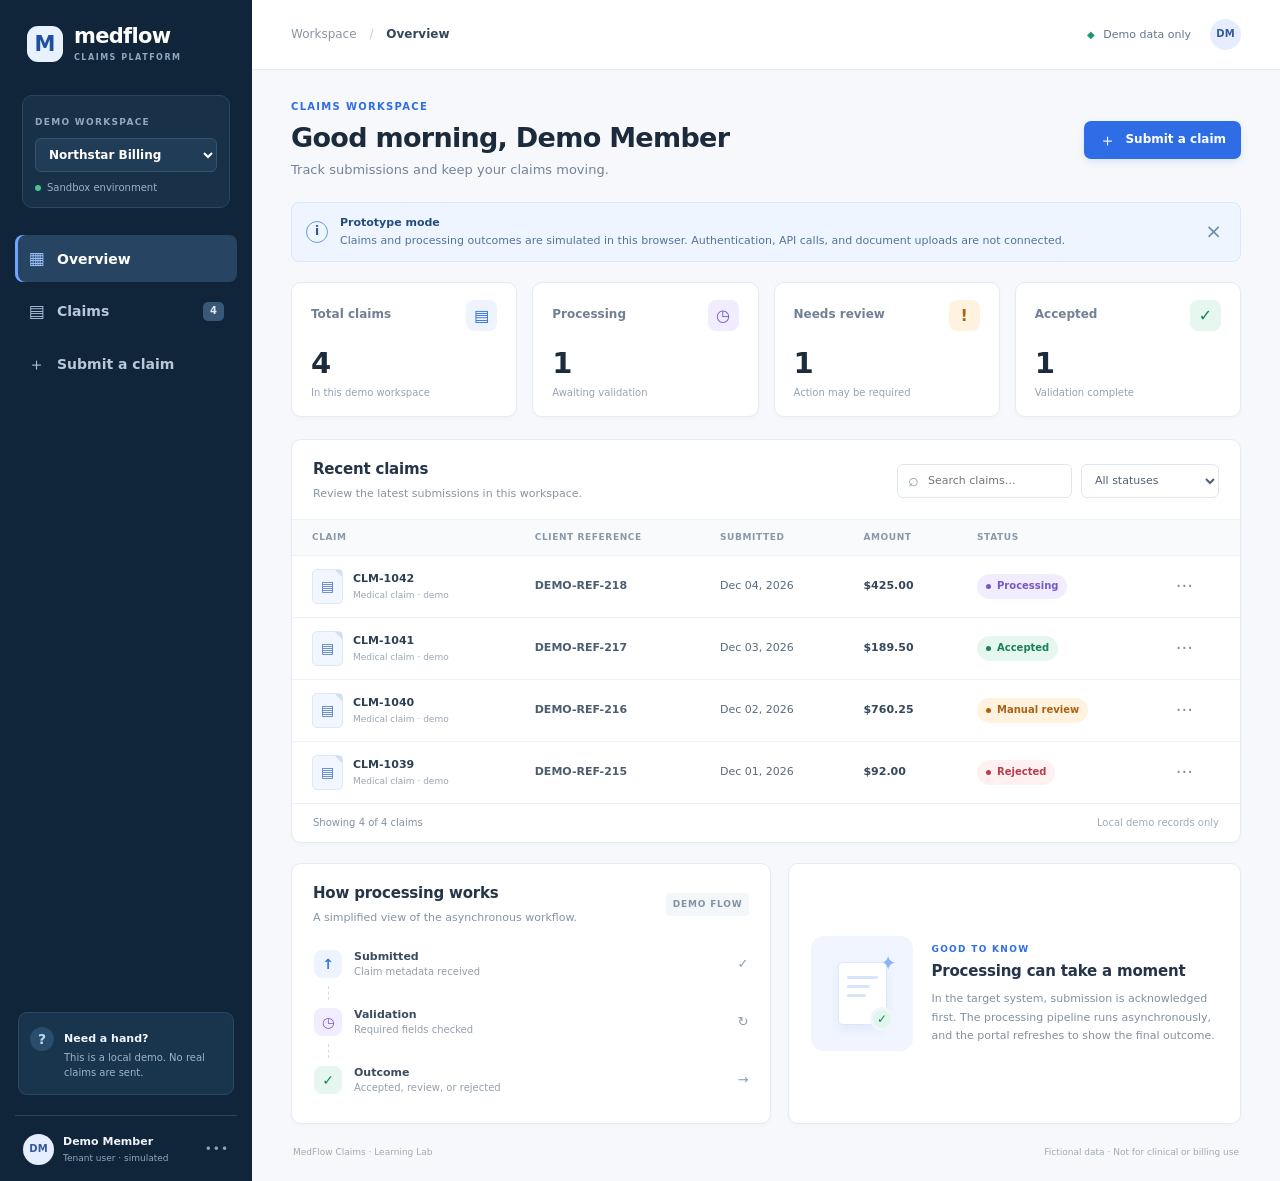
<file: medflow-portal-prototype/medflow-portal-prototype/index.html>
<!doctype html>
<html lang="en">
<head>
  <meta charset="utf-8">
  <meta name="viewport" content="width=device-width, initial-scale=1">
  <meta name="theme-color" content="#10243a">
  <title>MedFlow Claims Portal</title>
  <link rel="stylesheet" href="styles.css">
</head>
<body>
  <div class="app-shell">
    <aside class="sidebar">
      <div class="brand">
        <div class="brand-mark">M</div>
        <div><div class="brand-name">medflow</div><div class="brand-sub">CLAIMS PLATFORM</div></div>
      </div>
      <div class="tenant-switcher">
        <span class="eyebrow">DEMO WORKSPACE</span>
        <label for="tenantSelect" class="sr-only">Select demo tenant</label>
        <select id="tenantSelect">
          <option value="northstar">Northstar Billing</option>
          <option value="cedar">Cedar Health Admin</option>
        </select>
        <span class="tenant-status"><span class="status-dot"></span> Sandbox environment</span>
      </div>
      <nav class="nav">
        <a class="nav-link active" href="#overview"><span class="nav-icon">▦</span> Overview</a>
        <a class="nav-link" href="#claims"><span class="nav-icon">▤</span> Claims <span id="navClaimCount" class="nav-count">0</span></a>
        <a class="nav-link" href="#submit"><span class="nav-icon">＋</span> Submit a claim</a>
      </nav>
      <div class="sidebar-bottom">
        <div class="help-card">
          <div class="help-icon">?</div>
          <div><strong>Need a hand?</strong><p>This is a local demo. No real claims are sent.</p></div>
        </div>
        <div class="user-profile">
          <div class="avatar">DM</div>
          <div class="user-copy"><strong>Demo Member</strong><span>Tenant user · simulated</span></div>
          <span class="more">•••</span>
        </div>
      </div>
    </aside>

    <main class="main">
      <header class="topbar">
        <div class="breadcrumb">Workspace <span>/</span> <strong>Overview</strong></div>
        <div class="topbar-right"><span class="secure-label"><span>◆</span> Demo data only</span><div class="top-avatar">DM</div></div>
      </header>

      <section class="page-content" id="overview">
        <div class="welcome-row">
          <div>
            <div class="eyebrow accent">CLAIMS WORKSPACE</div>
            <h1>Good morning, Demo Member</h1>
            <p class="subheading">Track submissions and keep your claims moving.</p>
          </div>
          <button class="button button-primary" id="newClaimTop"><span class="button-plus">＋</span> Submit a claim</button>
        </div>

        <div class="demo-banner">
          <div class="banner-icon">i</div>
          <div><strong>Prototype mode</strong><span>Claims and processing outcomes are simulated in this browser. Authentication, API calls, and document uploads are not connected.</span></div>
          <button class="banner-close" id="dismissBanner" aria-label="Dismiss notice">×</button>
        </div>

        <div class="metrics-grid">
          <article class="metric-card"><div class="metric-top"><span>Total claims</span><span class="metric-icon blue">▤</span></div><div class="metric-value" id="metricTotal">0</div><div class="metric-foot">In this demo workspace</div></article>
          <article class="metric-card"><div class="metric-top"><span>Processing</span><span class="metric-icon purple">◷</span></div><div class="metric-value" id="metricProcessing">0</div><div class="metric-foot">Awaiting validation</div></article>
          <article class="metric-card"><div class="metric-top"><span>Needs review</span><span class="metric-icon amber">!</span></div><div class="metric-value" id="metricReview">0</div><div class="metric-foot">Action may be required</div></article>
          <article class="metric-card"><div class="metric-top"><span>Accepted</span><span class="metric-icon green">✓</span></div><div class="metric-value" id="metricAccepted">0</div><div class="metric-foot">Validation complete</div></article>
        </div>

        <section class="panel" id="claims">
          <div class="panel-heading">
            <div><h2>Recent claims</h2><p>Review the latest submissions in this workspace.</p></div>
            <div class="table-actions"><label class="search-box"><span>⌕</span><input id="searchInput" type="search" placeholder="Search claims…" aria-label="Search claims"></label><select id="statusFilter" aria-label="Filter by status"><option value="all">All statuses</option><option>Processing</option><option>Accepted</option><option>Manual review</option><option>Rejected</option></select></div>
          </div>
          <div class="table-wrap">
            <table>
              <thead><tr><th>CLAIM</th><th>CLIENT REFERENCE</th><th>SUBMITTED</th><th>AMOUNT</th><th>STATUS</th><th><span class="sr-only">Actions</span></th></tr></thead>
              <tbody id="claimsTable"></tbody>
            </table>
            <div id="emptyState" class="empty-state" hidden><div class="empty-art">▤</div><h3>No claims found</h3><p>Try another search or submit a synthetic claim to see the workflow.</p><button class="button button-secondary" id="emptySubmit">Submit a claim</button></div>
          </div>
          <div class="panel-footer"><span id="tableSummary">Showing 0 claims</span><span class="pagination-note">Local demo records only</span></div>
        </section>

        <div class="bottom-grid">
          <section class="panel process-panel">
            <div class="panel-heading"><div><h2>How processing works</h2><p>A simplified view of the asynchronous workflow.</p></div><span class="tiny-label">DEMO FLOW</span></div>
            <div class="process-steps">
              <div class="process-step"><div class="step-icon submitted">↑</div><div><strong>Submitted</strong><span>Claim metadata received</span></div><span class="step-check">✓</span></div>
              <div class="step-connector"></div>
              <div class="process-step"><div class="step-icon validating">◷</div><div><strong>Validation</strong><span>Required fields checked</span></div><span class="step-check">↻</span></div>
              <div class="step-connector"></div>
              <div class="process-step"><div class="step-icon outcome">✓</div><div><strong>Outcome</strong><span>Accepted, review, or rejected</span></div><span class="step-check">→</span></div>
            </div>
          </section>
          <section class="panel tip-panel">
            <div class="tip-illustration"><span class="tip-star">✦</span><div class="tip-document"><span></span><span></span><span></span><b>✓</b></div></div>
            <div><div class="eyebrow accent">GOOD TO KNOW</div><h2>Processing can take a moment</h2><p>In the target system, submission is acknowledged first. The processing pipeline runs asynchronously, and the portal refreshes to show the final outcome.</p></div>
          </section>
        </div>
        <footer class="footer"><span>MedFlow Claims · Learning Lab</span><span>Fictional data · Not for clinical or billing use</span></footer>
      </section>
    </main>
  </div>

  <div class="modal-backdrop" id="claimModal" hidden>
    <section class="modal" role="dialog" aria-modal="true" aria-labelledby="modalTitle">
      <div class="modal-header"><div><div class="eyebrow accent">NEW SUBMISSION</div><h2 id="modalTitle">Submit a claim</h2><p>Add synthetic claim details to test the portal workflow.</p></div><button class="modal-close" id="closeModal" aria-label="Close dialog">×</button></div>
      <form id="claimForm">
        <div class="form-grid">
          <div class="field full"><label for="clientRef">Client reference <span class="required">*</span></label><input id="clientRef" name="clientRef" required maxlength="40" placeholder="e.g. DEMO-CLM-1042"><small>Use a fictional reference. Do not enter real patient details.</small></div>
          <div class="field"><label for="serviceDate">Service date <span class="required">*</span></label><input id="serviceDate" name="serviceDate" type="date" required></div>
          <div class="field"><label for="amount">Claim amount (USD) <span class="required">*</span></label><div class="amount-input"><span>$</span><input id="amount" name="amount" type="number" min="0.01" max="999999" step="0.01" required placeholder="250.00"></div></div>
          <div class="field full"><label for="documentFile">Example document (optional)</label><input id="documentFile" name="documentFile" type="file" accept=".pdf,.tif,.tiff,application/pdf,image/tiff"><small>UI simulation only: the file is not uploaded or saved.</small></div>
          <div class="field full"><label for="demoOutcome">Simulated processing outcome</label><select id="demoOutcome" name="demoOutcome"><option value="Accepted">Accepted</option><option value="Manual review">Manual review required</option><option value="Rejected">Rejected</option></select><small>This control exists for demonstration; a real outcome comes from backend validation.</small></div>
        </div>
        <div class="form-error" id="formError" role="alert" hidden></div>
        <div class="modal-footer"><button type="button" class="button button-secondary" id="cancelModal">Cancel</button><button type="submit" class="button button-primary">Submit demo claim <span>→</span></button></div>
      </form>
    </section>
  </div>

  <div class="toast" id="toast" role="status" aria-live="polite"></div>
  <script src="app.js"></script>
</body>
</html>
</file>
<file: medflow-portal-prototype/medflow-portal-prototype/styles.css>
:root{--navy:#10243a;--navy-2:#193752;--ink:#1e2d3d;--muted:#748397;--line:#e6ebf1;--bg:#f6f8fb;--blue:#2e6de6;--blue-light:#edf3ff;--green:#17815b;--green-light:#e6f7ef;--amber:#a96312;--amber-light:#fff3df;--purple:#7657c8;--purple-light:#f1edff;--red:#b73d4c;--red-light:#fff0f1;--shadow:0 8px 24px rgba(23,44,70,.06)}
*{box-sizing:border-box}body{margin:0;background:var(--bg);color:var(--ink);font-family:Inter,ui-sans-serif,system-ui,-apple-system,BlinkMacSystemFont,"Segoe UI",sans-serif;font-size:14px;line-height:1.45}button,input,select{font:inherit}button{cursor:pointer}.app-shell{min-height:100vh;display:flex}.sidebar{width:252px;flex-shrink:0;background:var(--navy);color:#d6e0eb;display:flex;flex-direction:column;padding:25px 15px 16px}.brand{display:flex;align-items:center;gap:11px;padding:0 12px 31px}.brand-mark{width:36px;height:36px;border-radius:11px;background:#e8f1ff;color:#1c4f9d;display:grid;place-items:center;font-size:21px;font-weight:800}.brand-name{font-size:21px;font-weight:750;letter-spacing:-.7px;color:#fff;line-height:1.1}.brand-sub{font-size:8px;letter-spacing:1.5px;color:#8fa8c1;margin-top:4px;font-weight:700}.tenant-switcher{margin:0 7px 27px;padding:14px 12px 12px;border:1px solid #2c465f;background:#183149;border-radius:10px}.eyebrow{font-size:10px;letter-spacing:1.3px;font-weight:750;color:#8b9aad}.tenant-switcher .eyebrow{font-size:9px;color:#91a9c0}.tenant-switcher select{width:100%;margin-top:8px;padding:8px 22px 8px 9px;color:#fff;background:#203c56;border:1px solid #36536c;border-radius:6px;font-weight:650;font-size:12px}.tenant-status{display:flex;align-items:center;gap:6px;color:#9db1c6;font-size:10px;margin-top:9px}.status-dot{height:6px;width:6px;background:#45c68c;border-radius:50%}.nav{display:grid;gap:6px}.nav-link{color:#b8c8d8;text-decoration:none;display:flex;align-items:center;gap:12px;padding:11px 13px;border-radius:8px;font-weight:550}.nav-link.active{color:#fff;background:#274562;box-shadow:inset 3px 0 #6ea5ff}.nav-icon{width:17px;text-align:center;font-size:17px;color:#a9c0d8}.nav-link.active .nav-icon{color:#9fc2ff}.nav-count{margin-left:auto;font-size:10px;background:#385875;border-radius:5px;padding:2px 7px;color:#e0eaf5}.sidebar-bottom{margin-top:auto}.help-card{display:flex;gap:10px;padding:14px 11px;margin:0 3px 20px;background:#19344d;border:1px solid #2c4962;border-radius:9px}.help-icon{width:24px;height:24px;display:grid;place-items:center;flex-shrink:0;border-radius:50%;background:#2a4d6b;color:#bcd8f4;font-weight:800}.help-card strong{font-size:11px;color:#edf5fd}.help-card p{font-size:10px;line-height:1.45;color:#9eb3c8;margin:4px 0 0}.user-profile{border-top:1px solid #2b435b;padding:18px 8px 0;display:flex;align-items:center;gap:9px}.avatar,.top-avatar{display:grid;place-items:center;background:#e5edff;color:#3459a3;font-weight:800;border-radius:50%;width:31px;height:31px;font-size:10px;flex-shrink:0}.user-copy{display:grid;gap:2px;min-width:0}.user-copy strong{font-size:11px;color:#f1f5fa}.user-copy span{font-size:9px;color:#90a8bf}.more{margin-left:auto;letter-spacing:1px;color:#8ba3ba;font-size:12px}.main{flex:1;min-width:0}.topbar{height:70px;background:#fff;border-bottom:1px solid var(--line);display:flex;align-items:center;justify-content:space-between;padding:0 39px}.breadcrumb{font-size:12px;color:#8996a7}.breadcrumb span{padding:0 9px;color:#c4ccd6}.breadcrumb strong{color:#35475a;font-weight:650}.topbar-right{display:flex;align-items:center;gap:19px}.secure-label{font-size:11px;color:#637589}.secure-label span{font-size:10px;color:#1b9869;margin-right:5px}.top-avatar{width:31px;height:31px}.page-content{max-width:1440px;margin:0 auto;padding:30px 39px 22px}.welcome-row{display:flex;justify-content:space-between;align-items:center;gap:20px;margin-bottom:22px}.accent{color:var(--blue)}h1{font-size:27px;line-height:1.2;letter-spacing:-.7px;margin:7px 0 7px;color:#1b2b3c;font-weight:760}.subheading{margin:0;color:#748397;font-size:13px}.button{border:0;border-radius:7px;padding:10px 15px;font-size:12px;font-weight:700;display:inline-flex;align-items:center;justify-content:center;gap:9px;transition:transform .12s,background .12s}.button:active{transform:translateY(1px)}.button-primary{background:var(--blue);color:#fff;box-shadow:0 3px 7px #2e6de622}.button-primary:hover{background:#245bc7}.button-secondary{background:#fff;border:1px solid #d9e1ea;color:#405368}.button-secondary:hover{background:#f7f9fc}.button-plus{font-size:17px;font-weight:400;line-height:10px}.demo-banner{display:flex;align-items:center;gap:12px;background:#eef5ff;border:1px solid #d8e7ff;border-radius:8px;padding:12px 14px;margin-bottom:20px;color:#31557f}.banner-icon{width:22px;height:22px;border:1.5px solid #6d9bda;border-radius:50%;display:grid;place-items:center;font-size:12px;font-weight:800;flex-shrink:0}.demo-banner strong{display:block;font-size:11px;color:#244c7c;margin-bottom:2px}.demo-banner span{display:block;font-size:11px;color:#54739b}.banner-close{margin-left:auto;border:0;background:transparent;color:#6c8ab0;font-size:20px;padding:0 4px}.metrics-grid{display:grid;grid-template-columns:repeat(4,minmax(0,1fr));gap:15px;margin-bottom:22px}.metric-card{background:#fff;border:1px solid var(--line);border-radius:10px;padding:17px 19px 16px;box-shadow:0 2px 5px #1e395006}.metric-top{display:flex;align-items:center;justify-content:space-between;color:#718094;font-size:12px;font-weight:600}.metric-icon{height:31px;width:31px;display:grid;place-items:center;border-radius:8px;font-size:16px;font-weight:700}.metric-icon.blue{background:var(--blue-light);color:var(--blue)}.metric-icon.purple{background:var(--purple-light);color:var(--purple)}.metric-icon.amber{background:var(--amber-light);color:var(--amber)}.metric-icon.green{background:var(--green-light);color:var(--green)}.metric-value{font-size:29px;letter-spacing:-.7px;font-weight:760;margin:11px 0 2px;color:#1c2c3d}.metric-foot{font-size:10px;color:#97a3b2}.panel{background:#fff;border:1px solid var(--line);border-radius:10px;box-shadow:0 2px 5px #1e395006;overflow:hidden}.panel-heading{display:flex;align-items:center;justify-content:space-between;gap:20px;padding:19px 21px 17px}.panel-heading h2,.tip-panel h2{font-size:15px;letter-spacing:-.2px;margin:0 0 5px;color:#243548;font-weight:750}.panel-heading p{font-size:11px;color:#8794a5;margin:0}.table-actions{display:flex;align-items:center;gap:9px}.search-box{display:flex;align-items:center;gap:7px;border:1px solid #e0e6ed;border-radius:6px;padding:0 10px;height:34px;color:#8b9aab}.search-box span{font-size:18px}.search-box input{border:0;outline:0;width:135px;font-size:11px;color:#34475a;background:transparent}.table-actions select{height:34px;border:1px solid #e0e6ed;border-radius:6px;padding:0 27px 0 9px;color:#526276;background:#fff;font-size:11px;max-width:145px}.table-wrap{overflow-x:auto}table{width:100%;border-collapse:collapse;white-space:nowrap}thead{background:#f9fafc}th{text-align:left;font-size:9px;letter-spacing:.6px;color:#8b98a8;font-weight:750;padding:11px 20px;border-top:1px solid #eef1f5;border-bottom:1px solid #eef1f5}td{padding:13px 20px;border-bottom:1px solid #f0f3f6;font-size:11px;color:#596b7f}tbody tr:last-child td{border-bottom:0}tbody tr:hover{background:#fbfcfe}.claim-cell{display:flex;align-items:center;gap:10px}.claim-doc{width:31px;height:35px;border:1px solid #dce7f8;background:#f2f6ff;color:#4b78bf;border-radius:5px;display:grid;place-items:center;font-size:14px;position:relative}.claim-doc:after{content:"";position:absolute;right:0;top:0;border-style:solid;border-width:0 7px 7px 0;border-color:transparent #d1def4 transparent transparent}.claim-id{font-weight:750;color:#2c4055;font-size:11px}.claim-type{font-size:9px;color:#9aa6b5;margin-top:2px}.client-ref{font-weight:600;color:#4b5d71}.amount{font-weight:700;color:#35475a;font-variant-numeric:tabular-nums}.status-pill{display:inline-flex;align-items:center;gap:6px;border-radius:20px;padding:5px 9px;font-size:10px;font-weight:700}.status-pill:before{content:"";width:5px;height:5px;border-radius:50%;background:currentColor}.status-pill.processing{background:var(--purple-light);color:var(--purple)}.status-pill.accepted{background:var(--green-light);color:var(--green)}.status-pill.manual-review{background:var(--amber-light);color:var(--amber)}.status-pill.rejected{background:var(--red-light);color:var(--red)}.row-action{border:0;background:transparent;color:#8090a2;font-size:18px;padding:4px 8px;border-radius:5px}.row-action:hover{background:#eef3f9;color:#355b8b}.panel-footer{border-top:1px solid #eef1f5;padding:12px 21px;display:flex;justify-content:space-between;color:#8492a3;font-size:10px}.pagination-note{color:#a1acb9}.empty-state{text-align:center;padding:42px 15px 45px}.empty-art{height:44px;width:44px;border-radius:12px;background:#eef4ff;color:#5684ce;display:grid;place-items:center;font-size:22px;margin:0 auto 12px}.empty-state h3{margin:0 0 5px;font-size:14px}.empty-state p{font-size:11px;color:#8492a3;margin:0 0 15px}.bottom-grid{display:grid;grid-template-columns:1.03fr .97fr;gap:17px;margin-top:20px}.process-panel .panel-heading{padding-bottom:9px}.tiny-label{font-size:9px;letter-spacing:.8px;font-weight:800;color:#8192a5;background:#f4f7fa;padding:5px 7px;border-radius:4px}.process-steps{padding:7px 22px 21px}.process-step{display:flex;align-items:center;gap:12px;min-height:44px}.step-icon{width:28px;height:28px;border-radius:8px;display:grid;place-items:center;font-size:14px;font-weight:750}.step-icon.submitted{background:#edf3ff;color:#3c74d7}.step-icon.validating{background:#f1edff;color:#7957c8}.step-icon.outcome{background:#e6f7ef;color:#17815b}.process-step strong{display:block;font-size:11px;color:#3a4c60}.process-step span{display:block;font-size:10px;color:#94a0af}.process-step .step-check{margin-left:auto;font-size:13px;color:#8ca0b4}.step-connector{height:14px;border-left:1px dashed #d4dce6;margin-left:14px}.tip-panel{display:flex;align-items:center;gap:18px;padding:22px}.tip-panel p{font-size:11px;line-height:1.65;color:#8290a0;margin:8px 0 0}.tip-panel .eyebrow{font-size:9px;margin-bottom:5px}.tip-illustration{width:102px;height:115px;flex-shrink:0;display:grid;place-items:center;background:#f0f5ff;border-radius:13px;position:relative}.tip-star{position:absolute;top:13px;right:17px;color:#8bb1ff;font-size:20px}.tip-document{width:49px;height:63px;background:white;border:1px solid #dce7f9;border-radius:5px;box-shadow:0 5px 10px #375e9d12;display:flex;flex-direction:column;gap:6px;padding:13px 8px;position:relative}.tip-document span{height:3px;border-radius:3px;background:#d8e4f7}.tip-document span:nth-child(2){width:75%}.tip-document span:nth-child(3){width:60%}.tip-document b{position:absolute;right:-8px;bottom:-7px;border:3px solid #f0f5ff;width:24px;height:24px;display:grid;place-items:center;background:#dff6eb;color:#18865d;border-radius:50%;font-size:12px}.footer{display:flex;justify-content:space-between;color:#a0aab7;font-size:9px;padding:22px 2px 0}.modal-backdrop{position:fixed;inset:0;background:#0e1d2c99;display:grid;place-items:center;padding:20px;z-index:10}.modal-backdrop[hidden]{display:none}.modal{background:#fff;border-radius:13px;width:min(600px,100%);max-height:90vh;overflow:auto;box-shadow:0 20px 80px #06182d55}.modal-header{display:flex;justify-content:space-between;gap:20px;padding:24px 26px 20px;border-bottom:1px solid #edf0f4}.modal-header h2{font-size:21px;letter-spacing:-.4px;margin:6px 0 4px}.modal-header p{font-size:11px;color:#8492a3;margin:0}.modal-close{align-self:flex-start;border:0;background:transparent;color:#8290a1;font-size:25px;line-height:1}.modal form{padding:21px 26px 0}.form-grid{display:grid;grid-template-columns:1fr 1fr;gap:17px}.field{display:flex;flex-direction:column;gap:6px;min-width:0}.field.full{grid-column:1/-1}.field label{font-size:11px;color:#394c60;font-weight:700}.required{color:#d34d5c}.field input,.field select{border:1px solid #dce3ec;border-radius:6px;padding:10px 11px;min-width:0;width:100%;font-size:12px;color:#35485b;background:#fff;outline:0}.field input:focus,.field select:focus{border-color:#6a9cf2;box-shadow:0 0 0 3px #2e6de617}.field input[type=file]{font-size:10px;padding:9px}.field small{font-size:10px;color:#94a0ae;line-height:1.45}.amount-input{position:relative}.amount-input span{position:absolute;left:11px;top:9px;color:#8c9aaa;font-size:12px}.amount-input input{padding-left:25px}.form-error{margin-top:14px;color:#a52c3b;background:#fff0f1;padding:10px;border-radius:6px;font-size:11px}.modal-footer{display:flex;justify-content:flex-end;gap:9px;margin:23px -26px 0;padding:16px 26px;border-top:1px solid #edf0f4;background:#fbfcfd;border-radius:0 0 13px 13px}.toast{position:fixed;right:25px;bottom:24px;background:#17344d;color:#fff;padding:13px 17px;border-radius:8px;box-shadow:var(--shadow);font-size:12px;opacity:0;transform:translateY(10px);transition:.2s;pointer-events:none;z-index:20;max-width:min(380px,calc(100vw - 40px))}.toast.show{opacity:1;transform:translateY(0)}.sr-only{position:absolute;width:1px;height:1px;padding:0;margin:-1px;overflow:hidden;clip:rect(0,0,0,0);white-space:nowrap;border:0}
@media(max-width:1120px){.sidebar{width:220px}.page-content{padding:25px 24px}.topbar{padding:0 24px}.metric-card{padding:15px}.bottom-grid{grid-template-columns:1fr}.tip-panel{min-height:150px}}@media(max-width:820px){.sidebar{width:68px;padding:20px 8px}.brand{padding:0 8px 28px}.brand-mark{flex-shrink:0}.brand>div:not(.brand-mark),.tenant-switcher,.nav-link:not(.active),.nav-link.active{font-size:0}.brand-name,.brand-sub,.tenant-switcher,.nav-link:not(.active),.nav-link.active .nav-count,.sidebar-bottom .help-card,.user-copy,.more{display:none}.nav{margin-top:10px}.nav-link{justify-content:center;padding:13px 0}.nav-icon{font-size:20px}.user-profile{justify-content:center;padding:17px 0 0}.topbar{height:60px;padding:0 17px}.page-content{padding:22px 16px}.metrics-grid{grid-template-columns:repeat(2,minmax(0,1fr))}.welcome-row{align-items:flex-start}.welcome-row h1{font-size:23px}.table-actions{flex-wrap:wrap;justify-content:flex-end}.panel-heading{align-items:flex-start;flex-direction:column}.table-actions{width:100%;justify-content:flex-start}.search-box{flex:1}.search-box input{width:100%}.table-actions select{max-width:none}.bottom-grid{gap:13px}.footer{gap:10px;flex-wrap:wrap}}@media(max-width:520px){.welcome-row{flex-direction:column}.welcome-row .button{width:100%}.secure-label{display:none}.metric-card{padding:13px}.metric-value{font-size:25px}.panel-heading{padding:16px}.tip-panel{align-items:flex-start;padding:16px;gap:13px}.tip-illustration{width:72px;height:90px}.tip-document{transform:scale(.8)}.footer{font-size:9px}.modal form{padding:17px 17px 0}.modal-header{padding:20px 17px 16px}.form-grid{grid-template-columns:1fr}.field.full{grid-column:auto}.modal-footer{margin-left:-17px;margin-right:-17px;padding:14px 17px}.modal-footer .button{flex:1}.panel-footer{padding:12px 16px}.pagination-note{display:none}}
</file>
